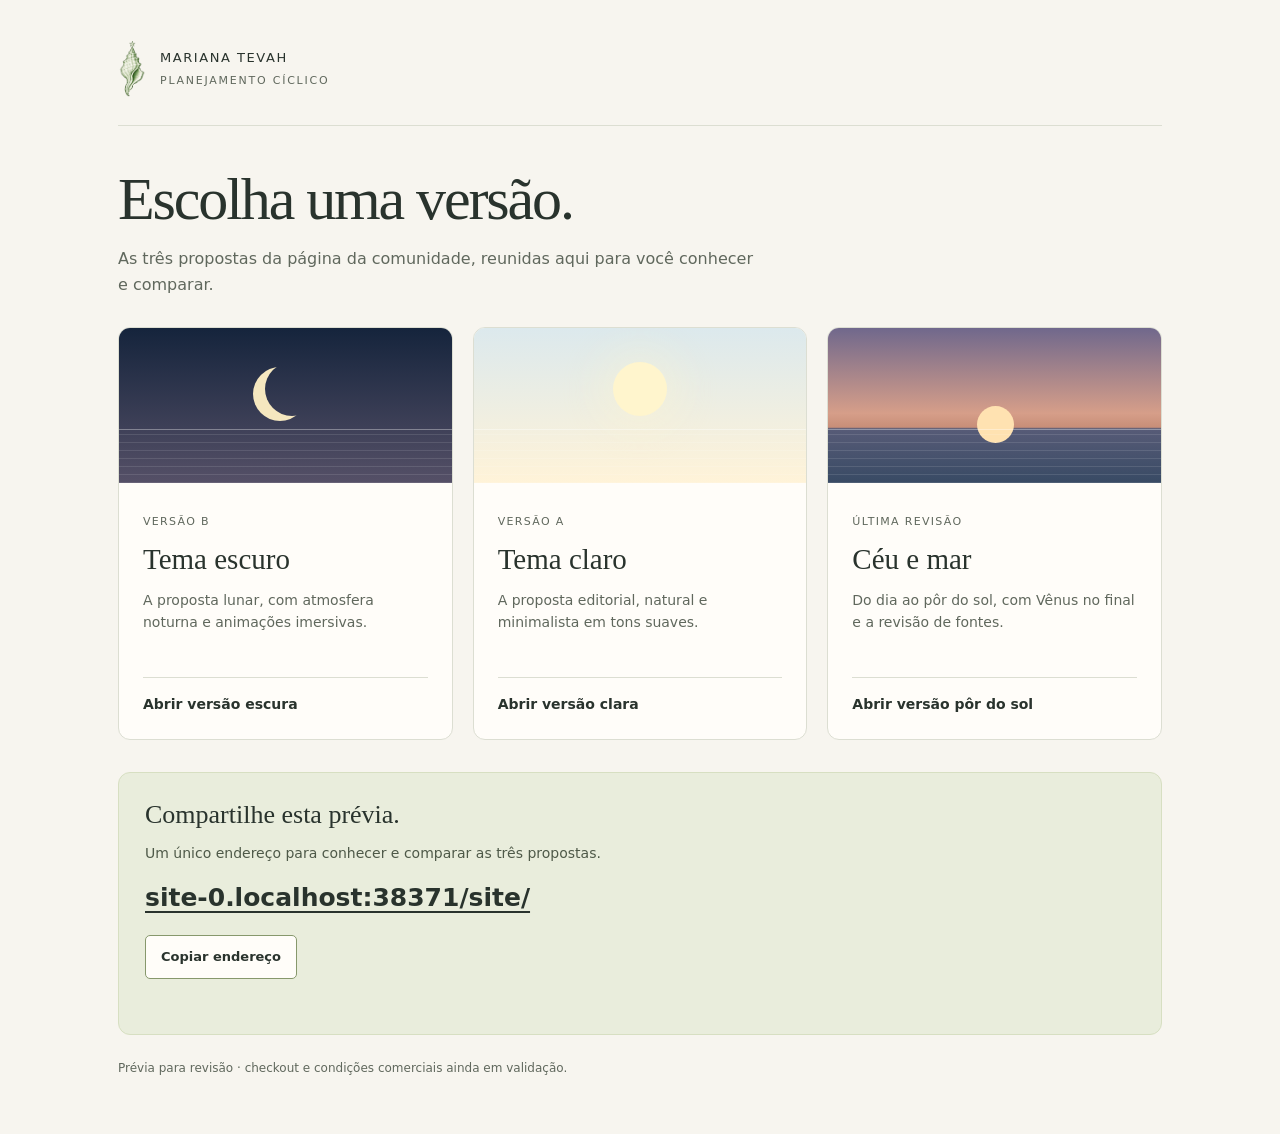
<file: site/index.html>
<!doctype html>
<html lang="pt-BR"><head><meta charset="utf-8"><meta name="viewport" content="width=device-width,initial-scale=1"><meta name="robots" content="noindex,nofollow"><meta name="theme-color" content="#f7f5ef"><link rel="icon" type="image/webp" href="./concha.webp"><title>Mariana Tevah · Prévia das páginas</title>
<style>
:root{color-scheme:light;--ink:#29332d;--muted:#60685d;--paper:#f7f5ef;--line:#dcded2}*{box-sizing:border-box}body{margin:0;background:var(--paper);color:var(--ink);font:16px/1.6 system-ui,sans-serif}main{max-width:1100px;margin:auto;padding:40px 28px 56px}header{display:flex;gap:14px;align-items:center;padding-bottom:27px;border-bottom:1px solid var(--line)}header img{width:28px;height:58px;object-fit:contain}header p{margin:0;font-size:13px;letter-spacing:.12em}header span{display:block;font-size:11px;color:var(--muted);letter-spacing:.16em;margin-top:3px}h1{font:400 clamp(36px,5vw,60px)/1.1 Georgia,serif;letter-spacing:-.035em;margin:40px 0 14px}.intro{margin:0 0 30px;color:var(--muted);max-width:640px}.versions{display:grid;grid-template-columns:repeat(3,1fr);gap:20px}a{color:inherit}.card{text-decoration:none;border:1px solid var(--line);background:#fffdf9;display:block;overflow:hidden;border-radius:12px;transition:transform .2s,border-color .2s}.card:hover{transform:translateY(-4px);border-color:#8c9c77}.card:focus-visible,button:focus-visible,.address:focus-visible{outline:3px solid #765a7d;outline-offset:5px}.scene{height:155px;position:relative;overflow:hidden}.scene:after{content:'';position:absolute;inset:65% 0 0;background:repeating-linear-gradient(0deg,#ffffff1c 0 1px,transparent 1px 8px);border-top:1px solid #ffffff44}.night{background:linear-gradient(#15243c,#555067)}.day{background:linear-gradient(#dce9ed,#fff3d8)}.sunset{background:linear-gradient(#70688c,#d69e89 55%,#c88e78 64%,#575b77 65%,#384a64)}.orb{position:absolute;width:54px;height:54px;border-radius:50%;left:calc(50% - 27px);top:34px}.night .orb{box-shadow:-12px 5px 0 0 #f5e7bf;transform:translateX(7px)}.day .orb{background:#fff5cd;box-shadow:0 0 40px 15px #fff5cd50}.sunset .orb{background:#ffe2b1;top:78px;width:37px;height:37px;left:calc(50% - 18px)}.content{padding:24px}.eyebrow{text-transform:uppercase;letter-spacing:.12em;font-size:11px;color:var(--muted)}h2{font:400 29px/1.2 Georgia,serif;margin:9px 0 12px}.card p{font-size:14px;color:var(--muted);margin:0;min-height:68px}.open{display:block;font-size:14px;font-weight:600;margin-top:20px;border-top:1px solid var(--line);padding-top:15px}.share{margin-top:32px;background:#e9eddc;border:1px solid #d7dfc2;border-radius:12px;padding:26px;display:flex;gap:30px;align-items:center;justify-content:space-between}.share h2{font-size:26px;margin-top:0}.share p{color:#4e5948;margin:0 0 13px;font-size:14px}.address{overflow-wrap:anywhere;display:inline-block;font-size:clamp(19px,3vw,25px);font-weight:600;text-underline-offset:5px}.actions{display:flex;gap:15px;align-items:center;flex-wrap:wrap;margin-top:17px}button{border:1px solid #87986c;border-radius:5px;background:#fffdf9;color:var(--ink);padding:11px 15px;min-height:44px;font:600 13px system-ui;cursor:pointer}.actions a{font-size:13px;text-underline-offset:4px}.qr{background:white;border-radius:6px;width:158px;height:158px;flex:none}.feedback{font-size:13px;min-height:21px;margin-top:8px;display:block}footer{font-size:12px;color:var(--muted);margin-top:24px}@media(max-width:700px){main{padding:24px 20px 36px}h1{margin-top:28px}.versions{grid-template-columns:1fr}.card{display:grid;grid-template-columns:92px 1fr}.scene{height:100%;min-height:210px}.orb{width:38px;height:38px;left:calc(50% - 19px);top:45px}.content{padding:20px}.card p{min-height:0}h2{font-size:26px}.open{margin-top:15px}.share{gap:18px;padding:20px;align-items:flex-start}.qr{width:115px;height:115px}.address{font-size:20px}.share h2{font-size:24px}}@media(max-width:450px){.share{flex-direction:column}.qr{width:158px;height:158px;align-self:center}}@media(prefers-reduced-motion:reduce){.card{transition:none}.card:hover{transform:none}}
</style></head><body><main><header><img src="concha.webp" alt=""><div><p>MARIANA TEVAH</p><span>PLANEJAMENTO CÍCLICO</span></div></header><h1>Escolha uma versão.</h1><p class="intro">As três propostas da página da comunidade, reunidas aqui para você conhecer e comparar.</p><div class="versions">
<a class="card" href="./escura/"><div class="scene night" aria-hidden="true"><i class="orb"></i></div><div class="content"><span class="eyebrow">Versão B</span><h2>Tema escuro</h2><p>A proposta lunar, com atmosfera noturna e animações imersivas.</p><span class="open">Abrir versão escura</span></div></a>
<a class="card" href="./clara/"><div class="scene day" aria-hidden="true"><i class="orb"></i></div><div class="content"><span class="eyebrow">Versão A</span><h2>Tema claro</h2><p>A proposta editorial, natural e minimalista em tons suaves.</p><span class="open">Abrir versão clara</span></div></a>
<a class="card" href="./ceu-mar/"><div class="scene sunset" aria-hidden="true"><i class="orb"></i></div><div class="content"><span class="eyebrow">Última revisão</span><h2>Céu e mar</h2><p>Do dia ao pôr do sol, com Vênus no final e a revisão de fontes.</p><span class="open">Abrir versão pôr do sol</span></div></a>
</div><section class="share" aria-labelledby="share-title"><div><h2 id="share-title">Compartilhe esta prévia.</h2><p>Um único endereço para conhecer e comparar as três propostas.</p><a class="address" href="./" id="address">Entrada das três versões</a><div class="actions"><button type="button" id="copy">Copiar endereço</button></div><span class="feedback" id="feedback" role="status"></span></div></section><footer>Prévia para revisão · checkout e condições comerciais ainda em validação.</footer></main>
<script>
const shareUrl=new URL('./',location.href).href; const address=document.querySelector('#address');address.href=shareUrl;address.textContent=shareUrl.replace(/^https?:\/\//,'');

document.querySelector('#copy').addEventListener('click',async()=>{const feedback=document.querySelector('#feedback');try{if(navigator.clipboard&&window.isSecureContext)await navigator.clipboard.writeText(shareUrl);else{const input=document.createElement('textarea');input.value=shareUrl;input.setAttribute('readonly','');input.style.cssText='position:fixed;left:-9999px';document.body.append(input);input.select();const copied=document.execCommand('copy');input.remove();if(!copied)throw Error('copy');}feedback.textContent='Endereço copiado.';}catch{feedback.textContent='Selecione e copie o endereço acima.';}});
</script></body></html>
</file>
